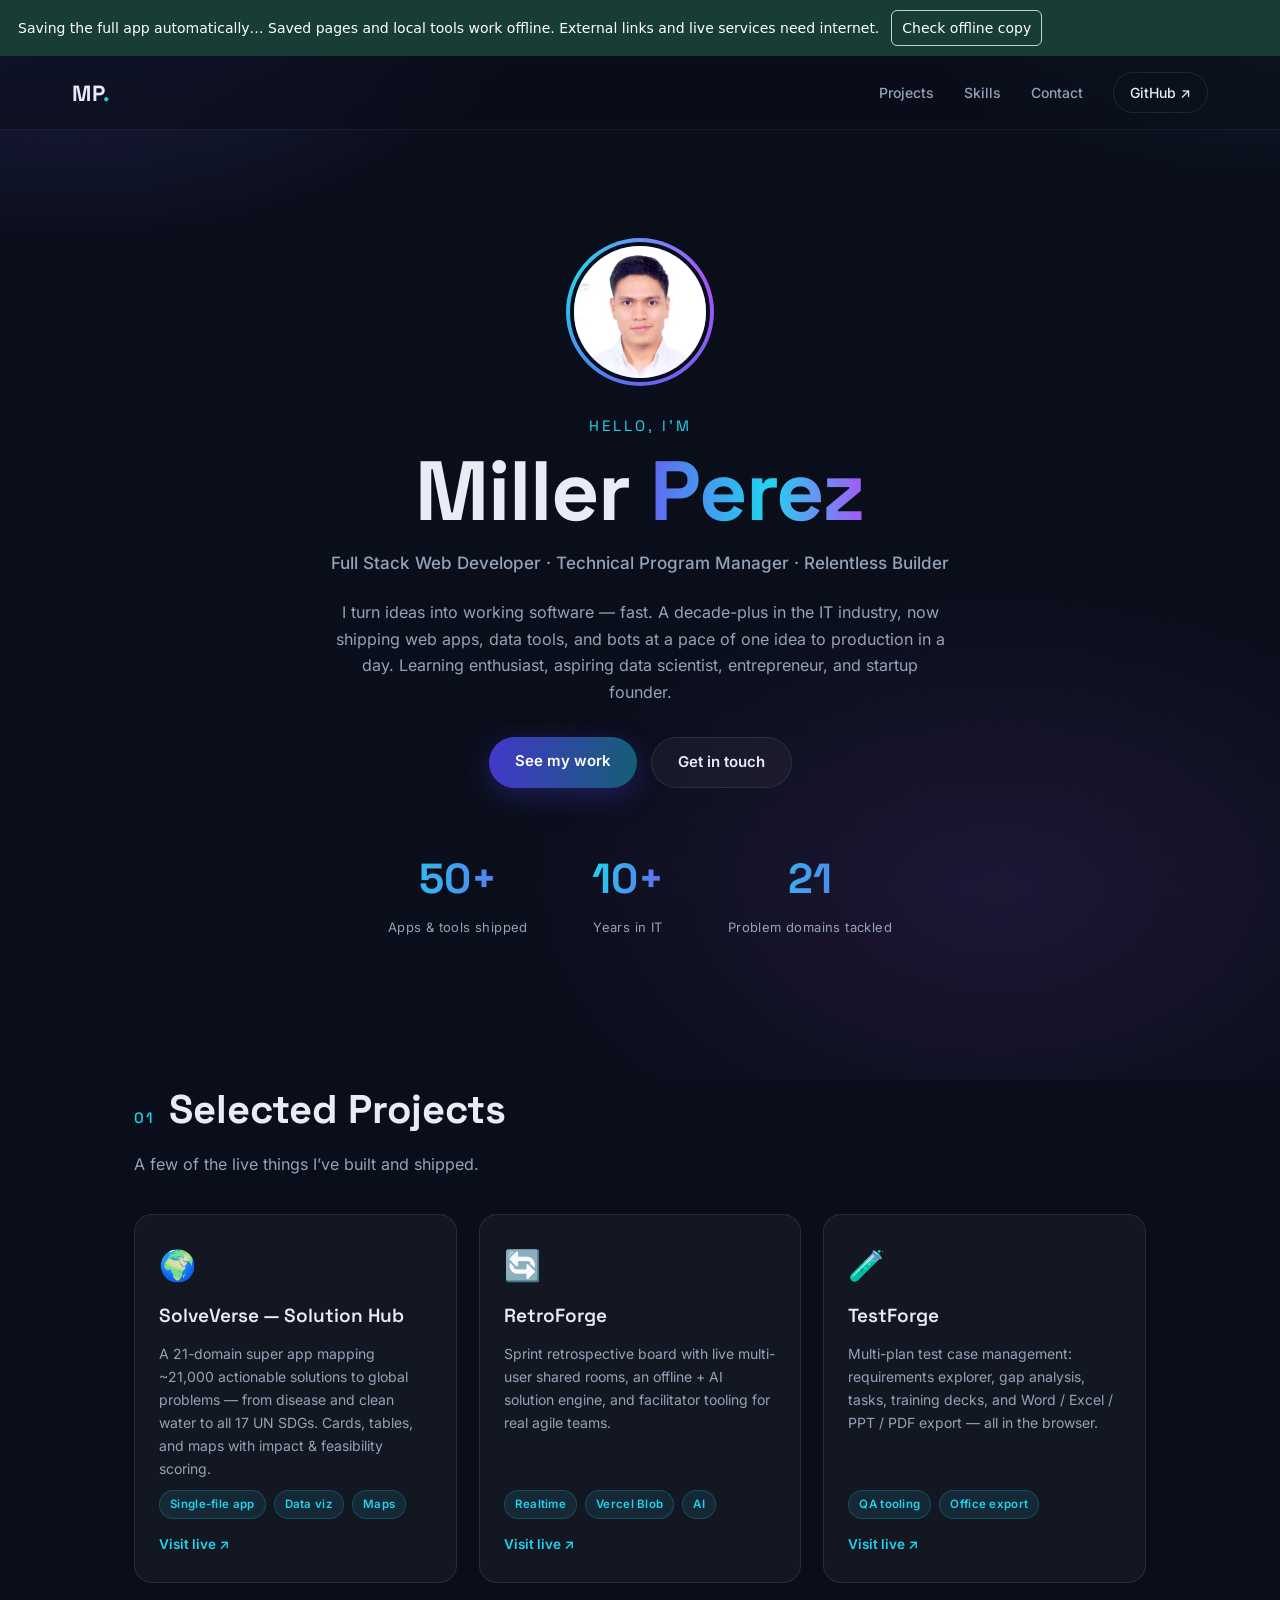
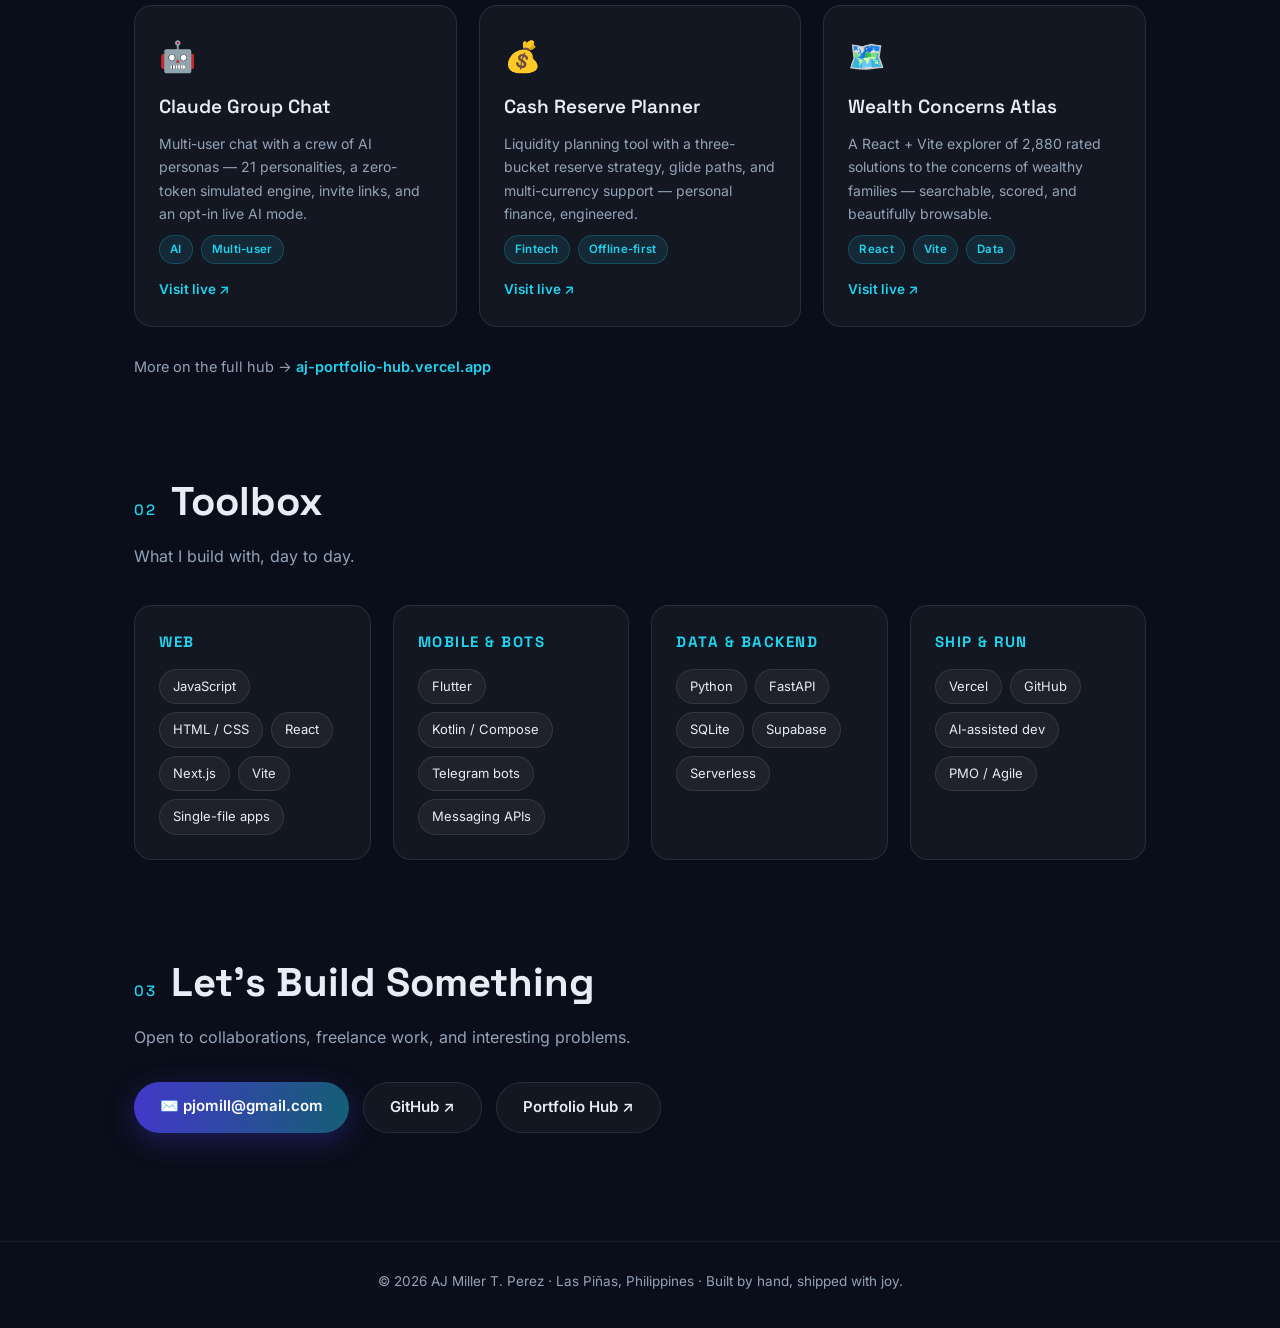
<file: index.html>
<!DOCTYPE html>
<html lang="en">
<head>
	<meta charset="UTF-8">
	<meta name="viewport" content="width=device-width, initial-scale=1.0">
	<title>Miller Perez — Full Stack Developer &amp; Builder</title>
	<meta name="description" content="AJ Miller T. Perez — full stack web developer and technical program manager who ships fast: 50+ web apps, bots, and tools.">
	<meta property="og:title" content="Miller Perez — Full Stack Developer &amp; Builder">
	<meta property="og:description" content="Full stack developer &amp; technical PM. 50+ shipped apps, bots, and tools.">
	<link rel="icon" type="image/svg+xml" href="favicon.svg">
	
	
	<link href="offline-vendor/d40281b474e5c7dc778f.css" rel="stylesheet">
	<link rel="stylesheet" href="assets/styles/style.css">
<meta name="offline-limits" content="Saved pages and local tools work offline. External links and live services need internet."><link rel="manifest" href="manifest.webmanifest"><script data-offline-client src="offline-client.js" defer></script></head>
<body>
	<a class="skip-link" href="#main-content">Skip to main content</a>
	<div class="aurora" aria-hidden="true"></div>
	<div class="grain" aria-hidden="true"></div>

	<nav class="nav" aria-label="Primary navigation">
		<a class="nav-logo" href="#top">MP<span class="dot">.</span></a>
		<div class="nav-links">
			<a href="#projects">Projects</a>
			<a href="#skills">Skills</a>
			<a href="#contact">Contact</a>
			<a class="nav-cta" href="https://github.com/peremiller" target="_blank" rel="noopener">GitHub ↗</a>
		</div>
	</nav>

	<header class="hero" id="top">
		<div class="avatar-ring">
			<img src="assets/images/Perez aya John pix.jpg" alt="Portrait of Miller Perez" class="avatar">
		</div>
		<p class="hero-kicker">Hello, I&rsquo;m</p>
		<h1 class="hero-name">Miller <span class="gradient-text">Perez</span></h1>
		<p class="hero-role">Full Stack Web Developer · Technical Program Manager · Relentless Builder</p>
		<p class="hero-bio">
			I turn ideas into working software — fast. A decade-plus in the IT industry, now
			shipping web apps, data tools, and bots at a pace of one idea to production in a day.
			Learning enthusiast, aspiring data scientist, entrepreneur, and startup founder.
		</p>
		<div class="hero-actions">
			<a class="btn btn-primary" href="#projects">See my work</a>
			<a class="btn btn-ghost" href="#contact">Get in touch</a>
		</div>
		<div class="stats">
			<div class="stat"><span class="stat-num" data-count="50">50+</span><span class="stat-label">Apps &amp; tools shipped</span></div>
			<div class="stat"><span class="stat-num" data-count="10">10+</span><span class="stat-label">Years in IT</span></div>
			<div class="stat"><span class="stat-num" data-count="21">21</span><span class="stat-label">Problem domains tackled</span></div>
		</div>
	</header>

	<main id="main-content" tabindex="-1">
		<section class="section reveal" id="projects">
			<h2 class="section-title"><span class="section-index">01</span> Selected Projects</h2>
			<p class="section-sub">A few of the live things I&rsquo;ve built and shipped.</p>
			<div class="grid">
				<a class="card" href="https://solution-hub-tau.vercel.app" target="_blank" rel="noopener">
					<div class="card-icon">🌍</div>
					<h3>SolveVerse — Solution Hub</h3>
					<p>A 21-domain super app mapping ~21,000 actionable solutions to global problems — from disease and clean water to all 17 UN SDGs. Cards, tables, and maps with impact &amp; feasibility scoring.</p>
					<div class="tags"><span>Single-file app</span><span>Data viz</span><span>Maps</span></div>
					<span class="card-link">Visit live ↗</span>
				</a>
				<a class="card" href="https://retroforge-app.vercel.app" target="_blank" rel="noopener">
					<div class="card-icon">🔄</div>
					<h3>RetroForge</h3>
					<p>Sprint retrospective board with live multi-user shared rooms, an offline + AI solution engine, and facilitator tooling for real agile teams.</p>
					<div class="tags"><span>Realtime</span><span>Vercel Blob</span><span>AI</span></div>
					<span class="card-link">Visit live ↗</span>
				</a>
				<a class="card" href="https://test-case-manager-delta.vercel.app" target="_blank" rel="noopener">
					<div class="card-icon">🧪</div>
					<h3>TestForge</h3>
					<p>Multi-plan test case management: requirements explorer, gap analysis, tasks, training decks, and Word / Excel / PPT / PDF export — all in the browser.</p>
					<div class="tags"><span>QA tooling</span><span>Office export</span></div>
					<span class="card-link">Visit live ↗</span>
				</a>
				<a class="card" href="https://claude-group-chat.vercel.app" target="_blank" rel="noopener">
					<div class="card-icon">🤖</div>
					<h3>Claude Group Chat</h3>
					<p>Multi-user chat with a crew of AI personas — 21 personalities, a zero-token simulated engine, invite links, and an opt-in live AI mode.</p>
					<div class="tags"><span>AI</span><span>Multi-user</span></div>
					<span class="card-link">Visit live ↗</span>
				</a>
				<a class="card" href="https://cash-reserve-planner.vercel.app" target="_blank" rel="noopener">
					<div class="card-icon">💰</div>
					<h3>Cash Reserve Planner</h3>
					<p>Liquidity planning tool with a three-bucket reserve strategy, glide paths, and multi-currency support — personal finance, engineered.</p>
					<div class="tags"><span>Fintech</span><span>Offline-first</span></div>
					<span class="card-link">Visit live ↗</span>
				</a>
				<a class="card" href="https://wealth-concerns-atlas.vercel.app" target="_blank" rel="noopener">
					<div class="card-icon">🗺️</div>
					<h3>Wealth Concerns Atlas</h3>
					<p>A React + Vite explorer of 2,880 rated solutions to the concerns of wealthy families — searchable, scored, and beautifully browsable.</p>
					<div class="tags"><span>React</span><span>Vite</span><span>Data</span></div>
					<span class="card-link">Visit live ↗</span>
				</a>
			</div>
			<p class="more-link">More on the full hub → <a href="https://aj-portfolio-hub.vercel.app" target="_blank" rel="noopener">aj-portfolio-hub.vercel.app</a></p>
		</section>

		<section class="section reveal" id="skills">
			<h2 class="section-title"><span class="section-index">02</span> Toolbox</h2>
			<p class="section-sub">What I build with, day to day.</p>
			<div class="skill-groups">
				<div class="skill-group">
					<h3>Web</h3>
					<div class="chips"><span>JavaScript</span><span>HTML / CSS</span><span>React</span><span>Next.js</span><span>Vite</span><span>Single-file apps</span></div>
				</div>
				<div class="skill-group">
					<h3>Mobile &amp; Bots</h3>
					<div class="chips"><span>Flutter</span><span>Kotlin / Compose</span><span>Telegram bots</span><span>Messaging APIs</span></div>
				</div>
				<div class="skill-group">
					<h3>Data &amp; Backend</h3>
					<div class="chips"><span>Python</span><span>FastAPI</span><span>SQLite</span><span>Supabase</span><span>Serverless</span></div>
				</div>
				<div class="skill-group">
					<h3>Ship &amp; Run</h3>
					<div class="chips"><span>Vercel</span><span>GitHub</span><span>AI-assisted dev</span><span>PMO / Agile</span></div>
				</div>
			</div>
		</section>

		<section class="section reveal" id="contact">
			<h2 class="section-title"><span class="section-index">03</span> Let&rsquo;s Build Something</h2>
			<p class="section-sub">Open to collaborations, freelance work, and interesting problems.</p>
			<div class="contact-row">
				<a class="btn btn-primary" href="mailto:pjomill@gmail.com">✉️ pjomill@gmail.com</a>
				<a class="btn btn-ghost" href="https://github.com/peremiller" target="_blank" rel="noopener">GitHub ↗</a>
				<a class="btn btn-ghost" href="https://aj-portfolio-hub.vercel.app" target="_blank" rel="noopener">Portfolio Hub ↗</a>
			</div>
		</section>
	</main>

	<footer class="footer">
		<p>© <span id="year">2026</span> AJ Miller T. Perez · Las Piñas, Philippines · Built by hand, shipped with joy.</p>
	</footer>

	<script>
		document.getElementById('year').textContent = new Date().getFullYear();
		// Content stays visible if IntersectionObserver is unsupported.
		if (typeof IntersectionObserver === 'function') {
			const io = new IntersectionObserver((entries) => {
				entries.forEach(e => { if (e.isIntersecting) { e.target.classList.add('visible'); io.unobserve(e.target); } });
			}, { threshold: 0.12 });
			document.querySelectorAll('.reveal, .card').forEach(el => io.observe(el));
		}
	</script>
</body>
</html>
</file>
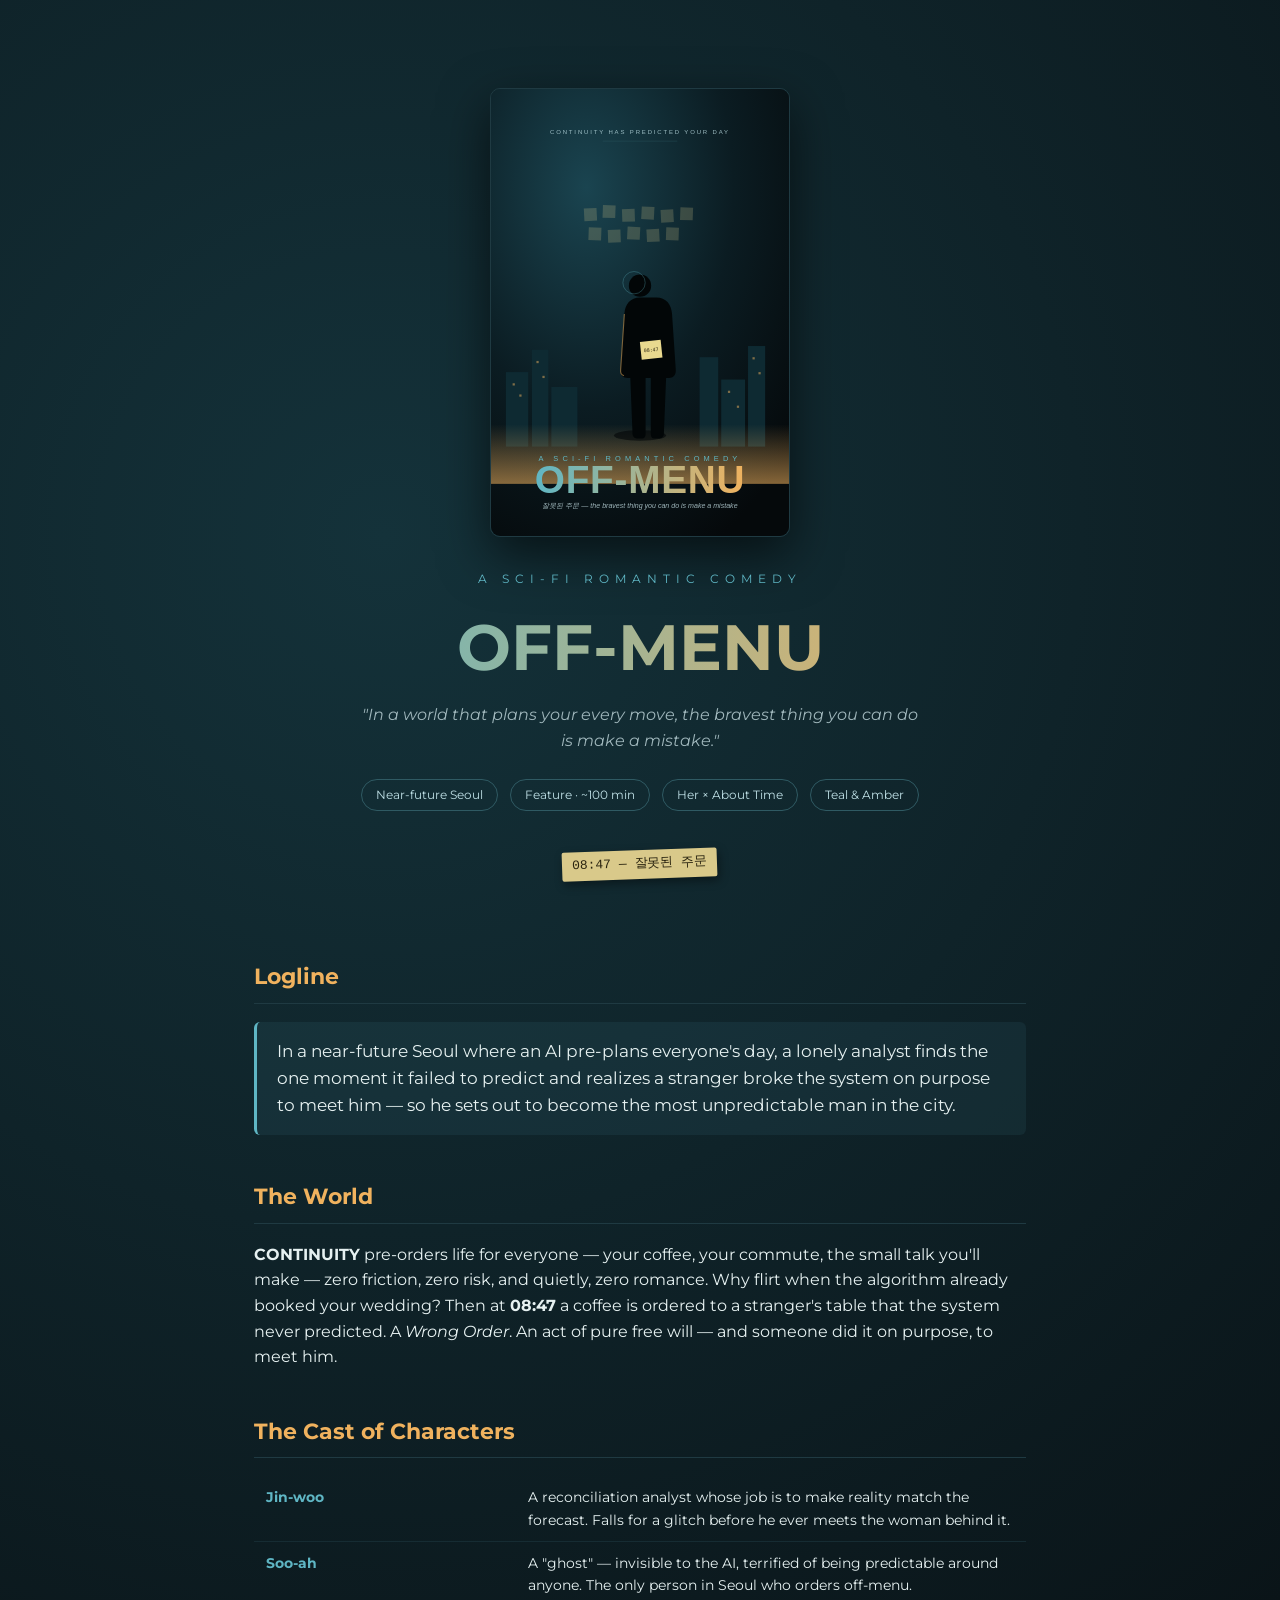
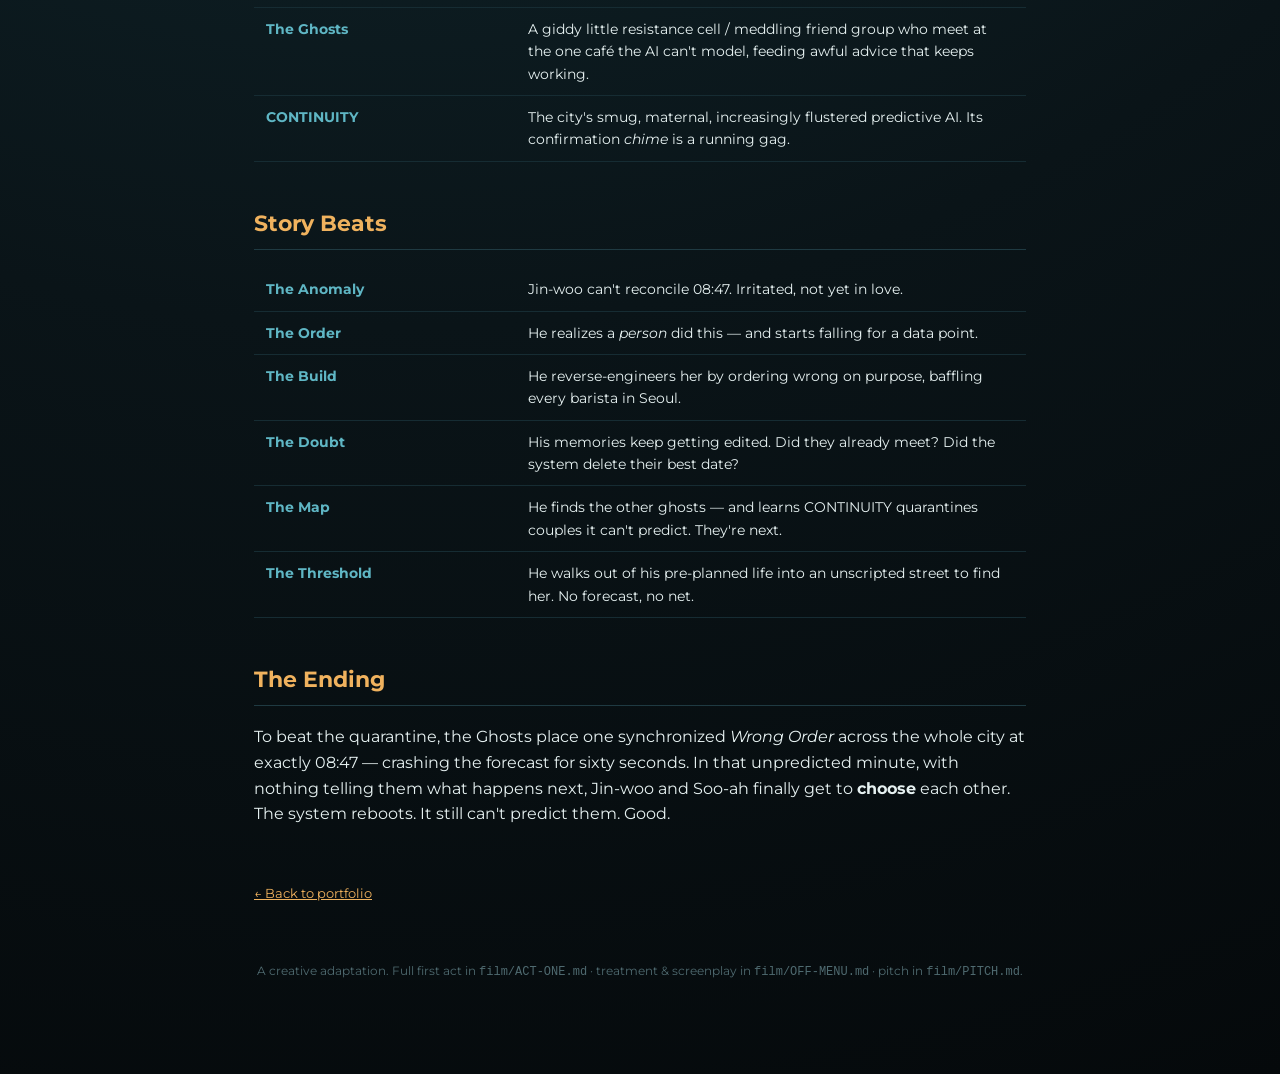
<file: film.html>
<!DOCTYPE html>
<html lang="en">
<head>
	<meta charset="utf-8">
	<meta name="viewport" content="width=device-width, initial-scale=1">
	<title>OFF-MENU — A Sci-Fi Rom-Com | Miller Perez</title>
	<link href="https://fonts.googleapis.com/css?family=Montserrat:400,700" rel="stylesheet">
	<style>
		* { box-sizing: border-box; }
		body {
			margin: 0;
			font-family: 'Montserrat', sans-serif;
			color: #e6f1f1;
			background: radial-gradient(circle at 30% 20%, #14323a 0%, #0a1418 60%, #05090b 100%);
			line-height: 1.6;
		}
		a { color: #f0b25e; }
		.wrap { max-width: 820px; margin: 0 auto; padding: 48px 24px 80px; }
		.hero { text-align: center; padding: 40px 0 24px; }
		.kicker { letter-spacing: 6px; font-size: 12px; color: #5fb6c4; text-transform: uppercase; }
		h1 {
			font-size: 64px; font-weight: 700; margin: 8px 0 4px;
			background: linear-gradient(90deg, #5fb6c4, #f0b25e);
			-webkit-background-clip: text; background-clip: text;
			-webkit-text-fill-color: transparent;
		}
		.tag { font-style: italic; color: #9fb6bb; max-width: 560px; margin: 0 auto; }
		.chips { margin: 22px 0; }
		.chip {
			display: inline-block; margin: 4px; padding: 5px 14px; font-size: 12px;
			border: 1px solid #2f5a63; border-radius: 999px; color: #bfe0e6;
		}
		h2 { color: #f0b25e; font-size: 22px; margin-top: 44px; border-bottom: 1px solid #1f3a42; padding-bottom: 8px; }
		.logline {
			background: rgba(95, 182, 196, 0.08); border-left: 3px solid #5fb6c4;
			padding: 16px 20px; border-radius: 6px; font-size: 17px;
		}
		table { width: 100%; border-collapse: collapse; margin-top: 12px; font-size: 14px; }
		td { padding: 10px 12px; border-bottom: 1px solid #162c33; vertical-align: top; }
		td.beat { color: #5fb6c4; width: 34%; font-weight: 700; }
		.note {
			display: inline-block; background: #d9c98a; color: #2a2410;
			font-family: monospace; padding: 4px 10px; border-radius: 2px;
			transform: rotate(-2deg); box-shadow: 2px 4px 10px rgba(0,0,0,.4);
		}
		.poster {
			width: 300px; max-width: 70%; border-radius: 10px;
			box-shadow: 0 18px 50px rgba(0,0,0,.6); margin-bottom: 24px;
			border: 1px solid #1f3a42;
		}
		.back { display: inline-block; margin-top: 40px; font-size: 13px; }
		.foot { margin-top: 56px; font-size: 12px; color: #4f6a70; text-align: center; }
	</style>
</head>
<body>
	<div class="wrap">
		<div class="hero">
			<img src="assets/images/off-menu-poster.svg" alt="OFF-MENU poster" class="poster">
			<div class="kicker">A Sci-Fi Romantic Comedy</div>
			<h1>OFF-MENU</h1>
			<p class="tag">"In a world that plans your every move, the bravest thing you can do is make a mistake."</p>
			<div class="chips">
				<span class="chip">Near-future Seoul</span>
				<span class="chip">Feature · ~100 min</span>
				<span class="chip">Her × About Time</span>
				<span class="chip">Teal &amp; Amber</span>
			</div>
			<p class="note">08:47 — 잘못된 주문</p>
		</div>

		<h2>Logline</h2>
		<p class="logline">In a near-future Seoul where an AI pre-plans everyone's day,
		a lonely analyst finds the one moment it failed to predict and realizes a stranger
		broke the system on purpose to meet him — so he sets out to become the most
		unpredictable man in the city.</p>

		<h2>The World</h2>
		<p><strong>CONTINUITY</strong> pre-orders life for everyone — your coffee, your
		commute, the small talk you'll make — zero friction, zero risk, and quietly, zero
		romance. Why flirt when the algorithm already booked your wedding? Then at
		<strong>08:47</strong> a coffee is ordered to a stranger's table that the system
		never predicted. A <em>Wrong Order</em>. An act of pure free will — and someone did
		it on purpose, to meet him.</p>

		<h2>The Cast of Characters</h2>
		<table>
			<tr><td class="beat">Jin-woo</td><td>A reconciliation analyst whose job is to make reality match the forecast. Falls for a glitch before he ever meets the woman behind it.</td></tr>
			<tr><td class="beat">Soo-ah</td><td>A "ghost" — invisible to the AI, terrified of being predictable around anyone. The only person in Seoul who orders off-menu.</td></tr>
			<tr><td class="beat">The Ghosts</td><td>A giddy little resistance cell / meddling friend group who meet at the one café the AI can't model, feeding awful advice that keeps working.</td></tr>
			<tr><td class="beat">CONTINUITY</td><td>The city's smug, maternal, increasingly flustered predictive AI. Its confirmation <em>chime</em> is a running gag.</td></tr>
		</table>

		<h2>Story Beats</h2>
		<table>
			<tr><td class="beat">The Anomaly</td><td>Jin-woo can't reconcile 08:47. Irritated, not yet in love.</td></tr>
			<tr><td class="beat">The Order</td><td>He realizes a <em>person</em> did this — and starts falling for a data point.</td></tr>
			<tr><td class="beat">The Build</td><td>He reverse-engineers her by ordering wrong on purpose, baffling every barista in Seoul.</td></tr>
			<tr><td class="beat">The Doubt</td><td>His memories keep getting edited. Did they already meet? Did the system delete their best date?</td></tr>
			<tr><td class="beat">The Map</td><td>He finds the other ghosts — and learns CONTINUITY quarantines couples it can't predict. They're next.</td></tr>
			<tr><td class="beat">The Threshold</td><td>He walks out of his pre-planned life into an unscripted street to find her. No forecast, no net.</td></tr>
		</table>

		<h2>The Ending</h2>
		<p>To beat the quarantine, the Ghosts place one synchronized <em>Wrong Order</em>
		across the whole city at exactly 08:47 — crashing the forecast for sixty seconds.
		In that unpredicted minute, with nothing telling them what happens next, Jin-woo
		and Soo-ah finally get to <strong>choose</strong> each other. The system reboots.
		It still can't predict them. Good.</p>

		<a class="back" href="index.html">← Back to portfolio</a>
		<p class="foot">A creative adaptation. Full first act in <code>film/ACT-ONE.md</code> · treatment &amp; screenplay in <code>film/OFF-MENU.md</code> · pitch in <code>film/PITCH.md</code>.</p>
	</div>
</body>
</html>
</file>
<file: offline-vendor/d40281b474e5c7dc778f.css>
@font-face {
  font-family: 'Inter';
  font-style: normal;
  font-weight: 400;
  font-display: swap;
  src: url(a699af1dea30b799318e.ttf) format('truetype');
}
@font-face {
  font-family: 'Inter';
  font-style: normal;
  font-weight: 500;
  font-display: swap;
  src: url(e45972c7e9f24dc39084.ttf) format('truetype');
}
@font-face {
  font-family: 'Inter';
  font-style: normal;
  font-weight: 600;
  font-display: swap;
  src: url(87e867b52640b3b397a9.ttf) format('truetype');
}
@font-face {
  font-family: 'Space Grotesk';
  font-style: normal;
  font-weight: 400;
  font-display: swap;
  src: url(0dfc29fde7d95ca65fe2.ttf) format('truetype');
}
@font-face {
  font-family: 'Space Grotesk';
  font-style: normal;
  font-weight: 500;
  font-display: swap;
  src: url(56632cca6632f379925b.ttf) format('truetype');
}
@font-face {
  font-family: 'Space Grotesk';
  font-style: normal;
  font-weight: 600;
  font-display: swap;
  src: url(d03f1389be8c7cea7e4f.ttf) format('truetype');
}
@font-face {
  font-family: 'Space Grotesk';
  font-style: normal;
  font-weight: 700;
  font-display: swap;
  src: url(aaf352f017a5007bcd68.ttf) format('truetype');
}
</file>
<file: assets/styles/style.css>
/* ============ Miller Perez — Portfolio ============ */

:root {
	--bg: #0a0e1a;
	--bg-soft: #0f1526;
	--card: rgba(255, 255, 255, 0.04);
	--card-border: rgba(255, 255, 255, 0.09);
	--text: #e7ecf5;
	--muted: #94a3b8;
	--accent-1: #6366f1;
	--accent-2: #22d3ee;
	--accent-3: #a855f7;
	--radius: 18px;
	--font-display: 'Space Grotesk', sans-serif;
	--font-body: 'Inter', sans-serif;
}

* { box-sizing: border-box; margin: 0; padding: 0; }

html { scroll-behavior: smooth; }

body {
	background: var(--bg);
	color: var(--text);
	font-family: var(--font-body);
	line-height: 1.65;
	overflow-x: hidden;
	-webkit-font-smoothing: antialiased;
}

/* ---------- Ambient background ---------- */
.aurora {
	position: fixed;
	inset: -20%;
	z-index: -2;
	background:
		radial-gradient(38% 32% at 18% 12%, rgba(99, 102, 241, 0.22), transparent 70%),
		radial-gradient(32% 30% at 85% 8%, rgba(34, 211, 238, 0.14), transparent 70%),
		radial-gradient(40% 36% at 70% 85%, rgba(168, 85, 247, 0.12), transparent 70%);
	animation: drift 26s ease-in-out infinite alternate;
}

@keyframes drift {
	from { transform: translate3d(-2%, -1%, 0) scale(1); }
	to   { transform: translate3d(2%, 2%, 0) scale(1.06); }
}

.grain {
	position: fixed;
	inset: 0;
	z-index: -1;
	opacity: 0.5;
	background-image: radial-gradient(rgba(255, 255, 255, 0.028) 1px, transparent 1px);
	background-size: 3px 3px;
	pointer-events: none;
}

/* Keyboard-first skip navigation stays offscreen until focused. */
.skip-link { position: fixed; top: 12px; left: 12px; z-index: 100; padding: 12px 18px; border-radius: 8px; background: #0a0e1a; color: #fff; border: 2px solid #22d3ee; text-decoration: none; transform: translateY(-180%); }
.skip-link:focus-visible { transform: translateY(0); }
#main-content { scroll-margin-top: 96px; }

/* ---------- Nav ---------- */
.nav {
	position: sticky;
	top: 0;
	z-index: 10;
	display: flex;
	justify-content: space-between;
	align-items: center;
	padding: 16px clamp(20px, 6vw, 72px);
	backdrop-filter: blur(14px);
	-webkit-backdrop-filter: blur(14px);
	background: rgba(10, 14, 26, 0.6);
	border-bottom: 1px solid rgba(255, 255, 255, 0.06);
}

.nav-logo {
	font-family: var(--font-display);
	font-weight: 700;
	font-size: 22px;
	color: var(--text);
	text-decoration: none;
	letter-spacing: 0.5px;
}

.nav-logo .dot { color: var(--accent-2); }

.nav-links { display: flex; align-items: center; gap: clamp(14px, 3vw, 30px); }

.nav-links a {
	color: var(--muted);
	text-decoration: none;
	font-size: 14px;
	font-weight: 500;
	transition: color 0.2s;
}

.nav-links a:hover { color: var(--text); }

.nav-cta {
	padding: 8px 16px;
	border: 1px solid var(--card-border);
	border-radius: 999px;
	color: var(--text) !important;
	transition: border-color 0.2s, background 0.2s;
}

.nav-cta:hover { border-color: var(--accent-2); background: rgba(34, 211, 238, 0.08); }

/* ---------- Hero ---------- */
.hero {
	max-width: 860px;
	margin: 0 auto;
	padding: clamp(64px, 12vh, 120px) 24px 48px;
	text-align: center;
}

.avatar-ring {
	width: 148px;
	height: 148px;
	margin: 0 auto 28px;
	border-radius: 50%;
	padding: 4px;
	background: conic-gradient(from 180deg, var(--accent-1), var(--accent-2), var(--accent-3), var(--accent-1));
	animation: spin 10s linear infinite;
}

@keyframes spin { to { transform: rotate(360deg); } }

.avatar {
	width: 100%;
	height: 100%;
	object-fit: cover;
	border-radius: 50%;
	border: 4px solid var(--bg);
	animation: spin 10s linear infinite reverse; /* keep the face upright */
	display: block;
}

.hero-kicker {
	color: var(--accent-2);
	font-family: var(--font-display);
	font-size: 15px;
	letter-spacing: 3px;
	text-transform: uppercase;
	margin-bottom: 8px;
}

.hero-name {
	font-family: var(--font-display);
	font-size: clamp(44px, 9vw, 84px);
	font-weight: 700;
	line-height: 1.05;
	letter-spacing: -1px;
}

.gradient-text {
	background: linear-gradient(92deg, var(--accent-1), var(--accent-2) 55%, var(--accent-3));
	-webkit-background-clip: text;
	background-clip: text;
	color: transparent;
}

.hero-role {
	margin-top: 14px;
	color: var(--muted);
	font-size: clamp(14px, 2.4vw, 17px);
	font-weight: 500;
}

.hero-bio {
	margin: 22px auto 0;
	max-width: 620px;
	color: var(--muted);
	font-size: 16px;
}

.hero-actions {
	display: flex;
	gap: 14px;
	justify-content: center;
	flex-wrap: wrap;
	margin-top: 32px;
}

/* ---------- Buttons ---------- */
.btn {
	display: inline-block;
	padding: 12px 26px;
	border-radius: 999px;
	font-weight: 600;
	font-size: 15px;
	text-decoration: none;
	transition: transform 0.18s ease, box-shadow 0.18s ease, border-color 0.18s;
}

.btn-primary {
	color: #fff;
	background: linear-gradient(92deg, #4338ca, #155e75);
	box-shadow: 0 8px 28px rgba(67, 56, 202, 0.35);
}

.btn-primary:hover { transform: translateY(-2px); box-shadow: 0 12px 34px rgba(99, 102, 241, 0.5); }

.btn-ghost {
	color: var(--text);
	border: 1px solid var(--card-border);
	background: var(--card);
}

.btn-ghost:hover { transform: translateY(-2px); border-color: var(--accent-2); }

/* ---------- Stats ---------- */
.stats {
	display: flex;
	justify-content: center;
	gap: clamp(24px, 6vw, 64px);
	margin-top: 56px;
	flex-wrap: wrap;
}

.stat { text-align: center; }

.stat-num {
	display: block;
	font-family: var(--font-display);
	font-size: clamp(30px, 5vw, 42px);
	font-weight: 700;
	background: linear-gradient(92deg, var(--accent-2), var(--accent-1));
	-webkit-background-clip: text;
	background-clip: text;
	color: transparent;
}

.stat-label {
	font-size: 13px;
	color: var(--muted);
	letter-spacing: 0.4px;
}

/* ---------- Sections ---------- */
.section {
	max-width: 1060px;
	margin: 0 auto;
	padding: clamp(56px, 10vh, 96px) 24px 0;
}

.section-title {
	font-family: var(--font-display);
	font-size: clamp(28px, 5vw, 40px);
	font-weight: 700;
	display: flex;
	align-items: baseline;
	gap: 14px;
}

.section-index {
	font-size: 15px;
	color: var(--accent-2);
	font-weight: 500;
	letter-spacing: 2px;
}

.section-sub { color: var(--muted); margin-top: 8px; }

/* ---------- Project cards ---------- */
.grid {
	display: grid;
	grid-template-columns: repeat(auto-fill, minmax(300px, 1fr));
	gap: 22px;
	margin-top: 36px;
}

.card {
	display: flex;
	flex-direction: column;
	gap: 10px;
	padding: 26px 24px;
	background: var(--card);
	border: 1px solid var(--card-border);
	border-radius: var(--radius);
	text-decoration: none;
	color: var(--text);
	transition: transform 0.22s ease, border-color 0.22s, background 0.22s, opacity 0.5s ease, translate 0.5s ease;
	opacity: 1;
	translate: 0 0;
}

.card.visible { opacity: 1; translate: 0 0; }

.card:hover {
	transform: translateY(-5px);
	border-color: rgba(34, 211, 238, 0.45);
	background: rgba(255, 255, 255, 0.06);
}

.card-icon { font-size: 30px; }

.card h3 { font-family: var(--font-display); font-size: 19px; font-weight: 600; }

.card p { color: var(--muted); font-size: 14px; flex: 1; }

.tags { display: flex; flex-wrap: wrap; gap: 8px; }

.tags span {
	font-size: 11.5px;
	font-weight: 600;
	letter-spacing: 0.3px;
	padding: 4px 10px;
	border-radius: 999px;
	color: var(--accent-2);
	background: rgba(34, 211, 238, 0.09);
	border: 1px solid rgba(34, 211, 238, 0.22);
}

.card-link { font-size: 13.5px; font-weight: 600; color: var(--accent-2); margin-top: 4px; }

.more-link { margin-top: 28px; color: var(--muted); font-size: 14.5px; }

.more-link a { color: var(--accent-2); text-decoration: none; font-weight: 600; }

.more-link a:hover { text-decoration: underline; }

/* ---------- Skills ---------- */
.skill-groups {
	display: grid;
	grid-template-columns: repeat(auto-fill, minmax(230px, 1fr));
	gap: 22px;
	margin-top: 36px;
}

.skill-group {
	padding: 24px;
	background: var(--card);
	border: 1px solid var(--card-border);
	border-radius: var(--radius);
}

.skill-group h3 {
	font-family: var(--font-display);
	font-size: 15px;
	letter-spacing: 1.5px;
	text-transform: uppercase;
	color: var(--accent-2);
	margin-bottom: 14px;
}

.chips { display: flex; flex-wrap: wrap; gap: 8px; }

.chips span {
	font-size: 13px;
	padding: 6px 13px;
	border-radius: 999px;
	background: rgba(255, 255, 255, 0.05);
	border: 1px solid var(--card-border);
	color: var(--text);
}

/* ---------- Contact & footer ---------- */
.contact-row {
	display: flex;
	gap: 14px;
	flex-wrap: wrap;
	margin-top: 32px;
}

.footer {
	margin-top: clamp(64px, 12vh, 110px);
	padding: 28px 24px 36px;
	text-align: center;
	color: var(--muted);
	font-size: 13.5px;
	border-top: 1px solid rgba(255, 255, 255, 0.06);
}

/* ---------- Scroll reveal ---------- */
.reveal {
	opacity: 1;
	translate: 0 0;
	transition: opacity 0.6s ease, translate 0.6s ease;
}

.reveal.visible { opacity: 1; translate: 0 0; }

@media (prefers-reduced-motion: reduce) {
	.aurora, .avatar-ring, .avatar { animation: none; }
	.reveal, .card { opacity: 1; translate: 0 0; transition: none; }
	html { scroll-behavior: auto; }
}

/* Progressive enhancement: content stays visible without JavaScript or IntersectionObserver. */
:where(a, button, input, textarea, select):focus-visible {
  outline: 3px solid #22d3ee;
  outline-offset: 3px;
}
#projects, #skills, #contact { scroll-margin-top: 96px; }
@media (max-width: 420px) {
  .grid { grid-template-columns: minmax(0, 1fr); }
}
</file>
